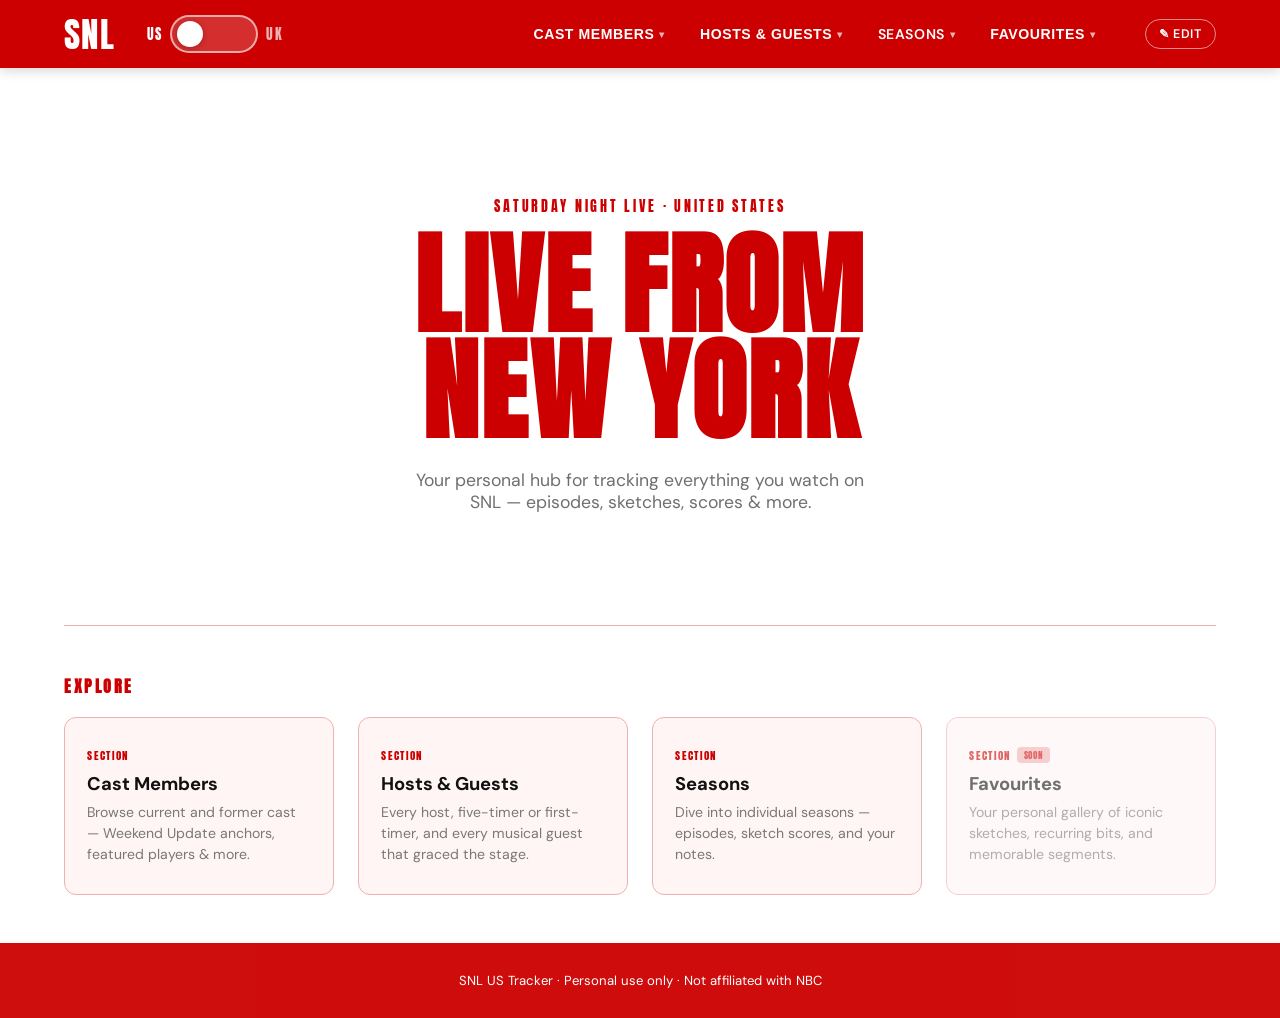
<file: index.html>
<!DOCTYPE html>
<html lang="en">
<head>
  <meta charset="UTF-8" />
  <meta name="viewport" content="width=device-width, initial-scale=1.0" />
  <title>SNL Tracker</title>

  <link rel="preconnect" href="https://fonts.googleapis.com" />
  <link rel="preconnect" href="https://fonts.gstatic.com" crossorigin />
  <link href="https://fonts.googleapis.com/css2?family=Anton&family=DM+Sans:wght@400;500;600&display=swap" rel="stylesheet" />
  <link rel="stylesheet" href="assets/css/styles.css" />
  <link rel="icon" type="image/x-icon" href="assets/images/favicons/favicon.ico">
<link rel="icon" type="image/png" sizes="32x32" href="assets/images/favicons/favicon-32x32.png">
<link rel="icon" type="image/png" sizes="16x16" href="assets/images/favicons/favicon-16x16.png">

  <!-- Restore the saved US/UK mode before paint to avoid a colour flash -->
  <script>document.documentElement.dataset.mode = localStorage.getItem('snl-mode') || 'us';</script>
</head>
<body>

  <!-- Header is built by site.js (single source of truth) -->
  <header id="site-header"></header>

  <main>
    <section class="hero">
      <p class="hero-eyebrow" id="hero-eyebrow"></p>
      <h1 class="hero-title" id="hero-title"></h1>
      <p class="hero-sub">
        Your personal hub for tracking everything you watch on SNL —
        episodes, sketches, scores &amp; more.
      </p>
    </section>

    <hr class="divider" />

    <section>
      <h2 class="section-label">Explore</h2>
      <div class="card-grid" id="home-cards"></div>
    </section>
  </main>

  <!-- Footer is built by site.js -->
  <footer id="site-footer"></footer>

  <!-- Load order matters: data, then shared site, then page script -->
  <script src="data/snl-data.js" defer></script>
  <script src="assets/js/site.js" defer></script>
  <script src="assets/js/home.js" defer></script>
  <script src="assets/js/editor.js" defer></script>
</body>
</html>
</file>
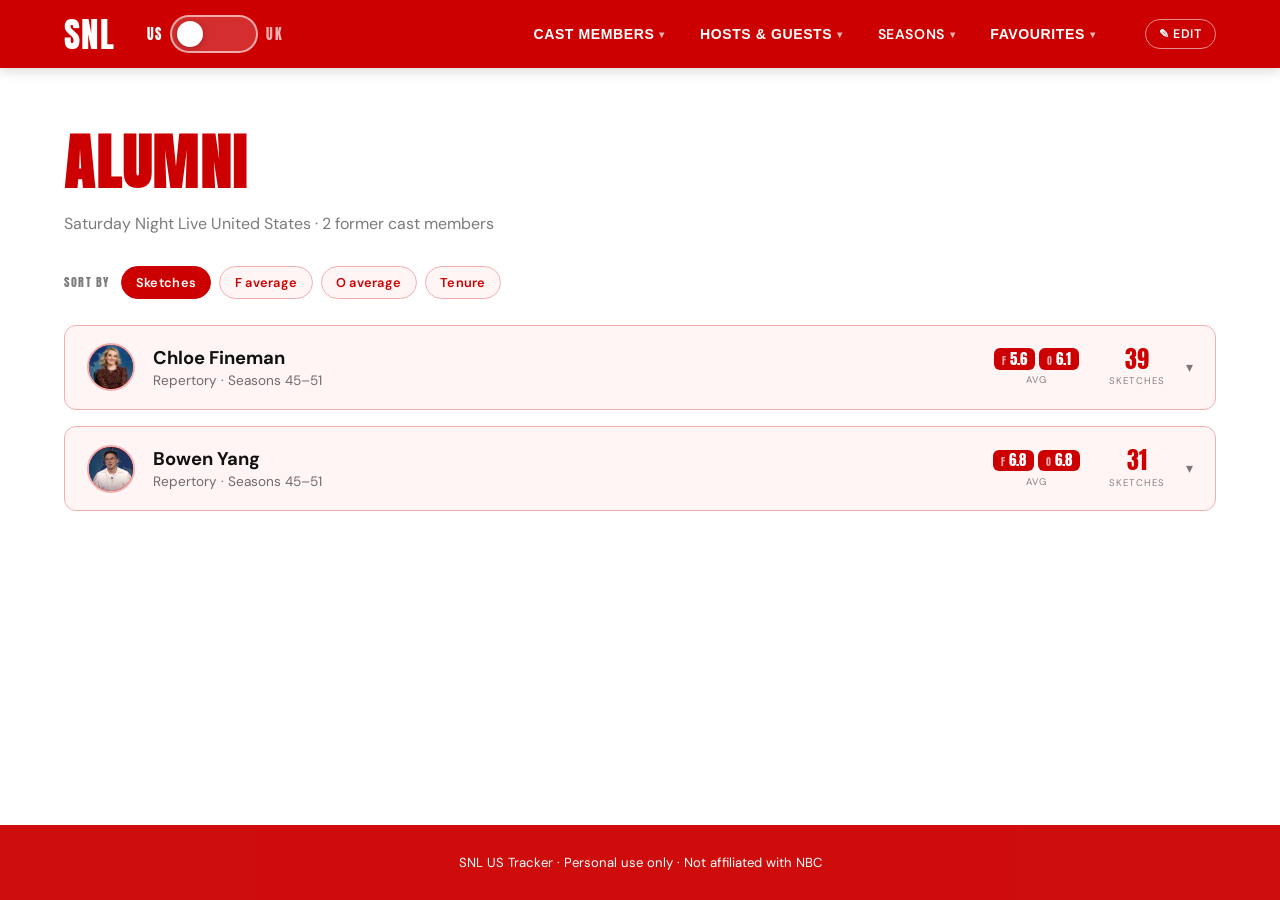
<file: cast-alumni.html>
<!DOCTYPE html>
<html lang="en">
<head>
  <meta charset="UTF-8" />
  <meta name="viewport" content="width=device-width, initial-scale=1.0" />
  <title>Alumni · SNL Tracker</title>

  <link rel="preconnect" href="https://fonts.googleapis.com" />
  <link rel="preconnect" href="https://fonts.gstatic.com" crossorigin />
  <link href="https://fonts.googleapis.com/css2?family=Anton&family=DM+Sans:wght@400;500;600&display=swap" rel="stylesheet" />
  <link rel="stylesheet" href="assets/css/styles.css" />
<link rel="icon" type="image/x-icon" href="assets/images/favicons/favicon.ico">
<link rel="icon" type="image/png" sizes="32x32" href="assets/images/favicons/favicon-32x32.png">
<link rel="icon" type="image/png" sizes="16x16" href="assets/images/favicons/favicon-16x16.png">
  <!-- Restore the saved US/UK mode before paint to avoid a colour flash -->
  <script>document.documentElement.dataset.mode = localStorage.getItem('snl-mode') || 'us';</script>
</head>
<!-- data-cast-view tells cast.js which roster to show -->
<body data-cast-view="alumni">

  <header id="site-header"></header>

  <main>
    <div class="page-head">
      <h1 class="page-title">Alumni</h1>
      <p class="page-subtitle" id="cast-subtitle"></p>
    </div>

    <!-- Cast cards built from data by cast.js -->
    <div class="cast-list" id="cast-list"></div>
  </main>

  <footer id="site-footer"></footer>

  <script src="data/snl-data.js" defer></script>
  <script src="assets/js/site.js" defer></script>
  <script src="assets/js/cast.js" defer></script>
  <script src="assets/js/editor.js" defer></script>
</body>
</html>
</file>
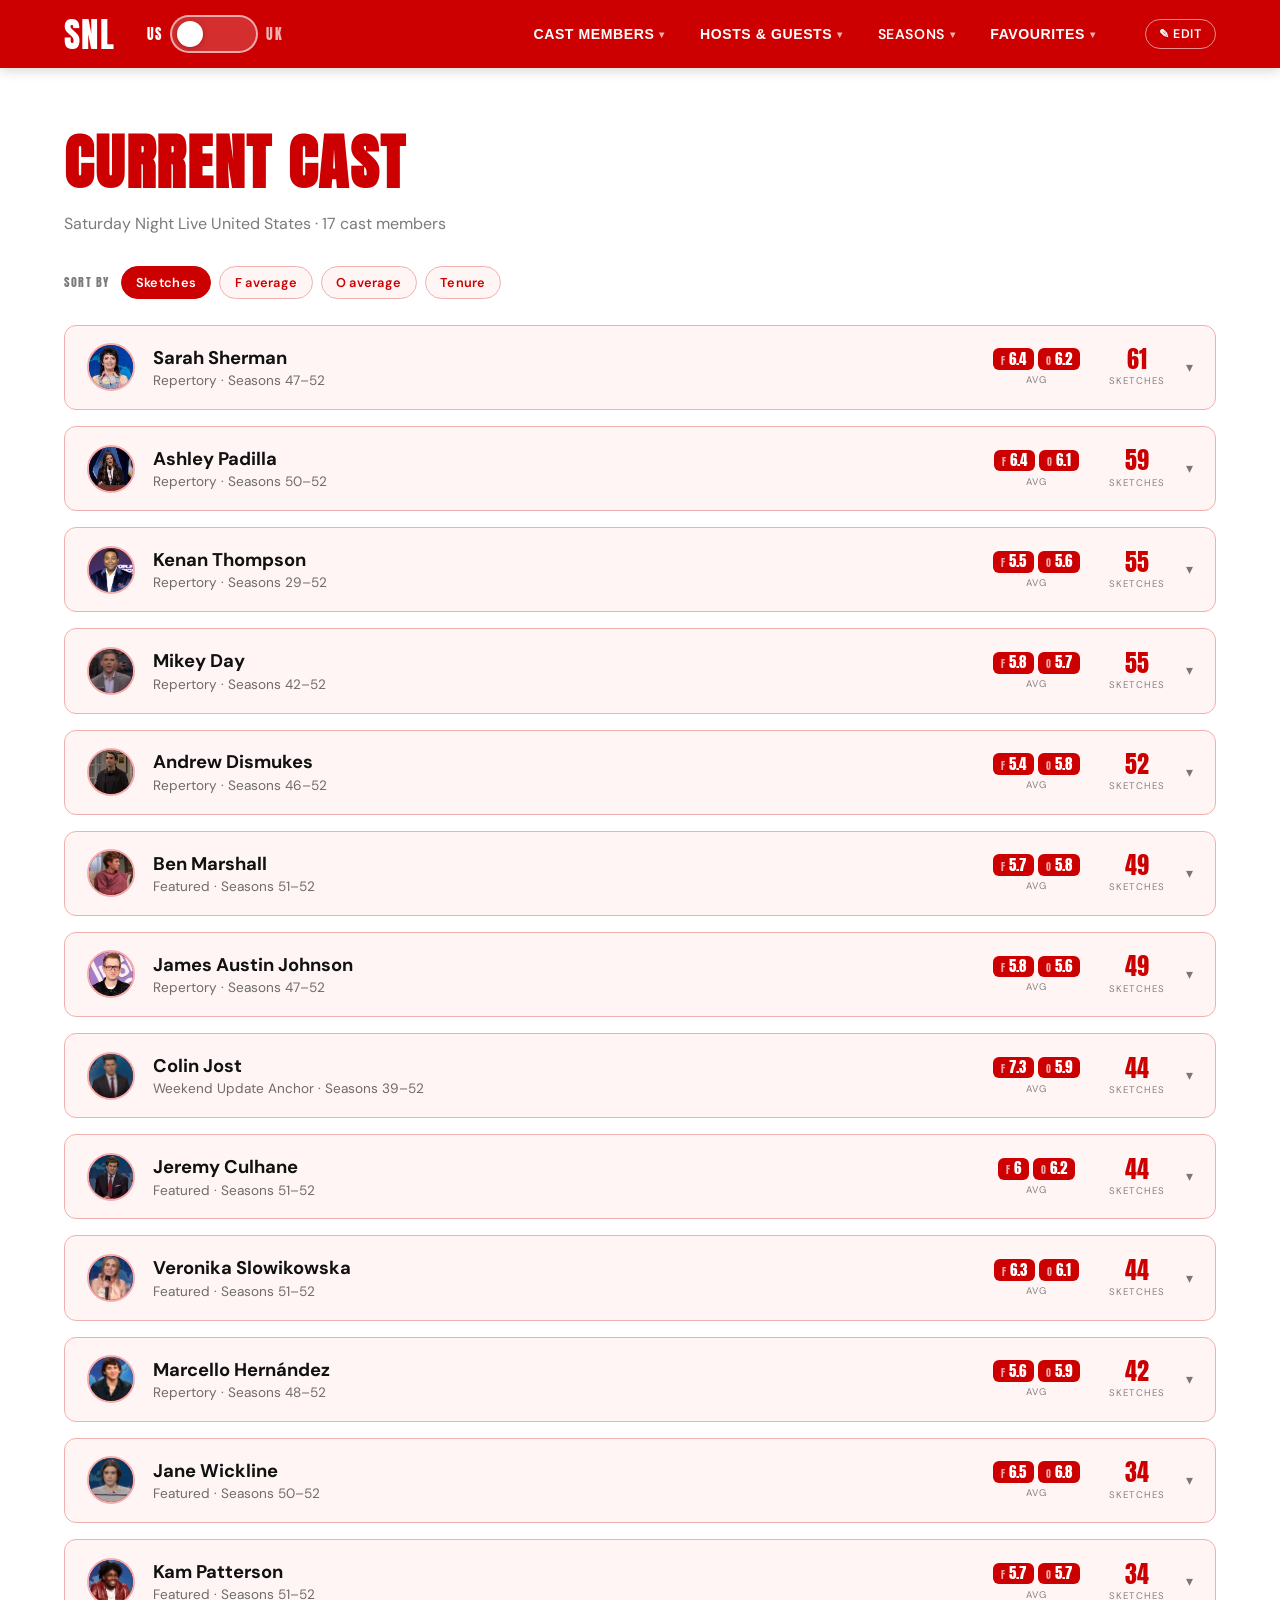
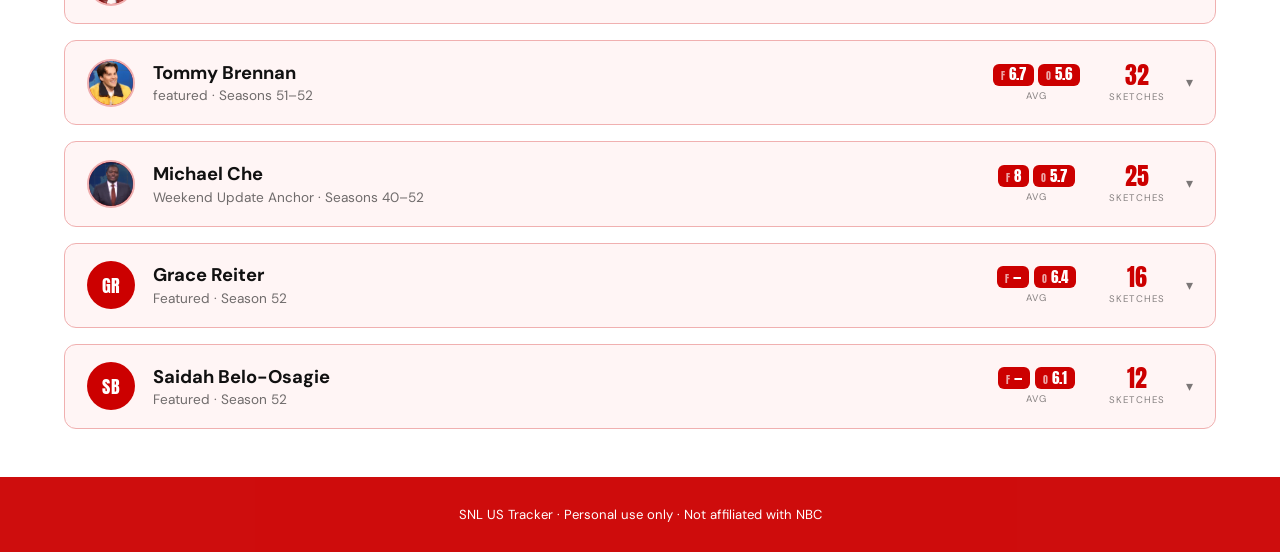
<file: cast.html>
<!DOCTYPE html>
<html lang="en">
<head>
  <meta charset="UTF-8" />
  <meta name="viewport" content="width=device-width, initial-scale=1.0" />
  <title>Current Cast · SNL Tracker</title>

  <link rel="preconnect" href="https://fonts.googleapis.com" />
  <link rel="preconnect" href="https://fonts.gstatic.com" crossorigin />
  <link href="https://fonts.googleapis.com/css2?family=Anton&family=DM+Sans:wght@400;500;600&display=swap" rel="stylesheet" />
  <link rel="stylesheet" href="assets/css/styles.css" />
<link rel="icon" type="image/x-icon" href="assets/images/favicons/favicon.ico">
<link rel="icon" type="image/png" sizes="32x32" href="assets/images/favicons/favicon-32x32.png">
<link rel="icon" type="image/png" sizes="16x16" href="assets/images/favicons/favicon-16x16.png">
  <!-- Restore the saved US/UK mode before paint to avoid a colour flash -->
  <script>document.documentElement.dataset.mode = localStorage.getItem('snl-mode') || 'us';</script>
</head>
<!-- data-cast-view tells cast.js which roster to show -->
<body data-cast-view="current">

  <header id="site-header"></header>

  <main>
    <div class="page-head">
      <h1 class="page-title">Current Cast</h1>
      <p class="page-subtitle" id="cast-subtitle"></p>
    </div>

    <!-- Cast cards built from data by cast.js -->
    <div class="cast-list" id="cast-list"></div>
  </main>

  <footer id="site-footer"></footer>

  <script src="data/snl-data.js" defer></script>
  <script src="assets/js/site.js" defer></script>
  <script src="assets/js/cast.js" defer></script>
  <script src="assets/js/editor.js" defer></script>
</body>
</html>
</file>
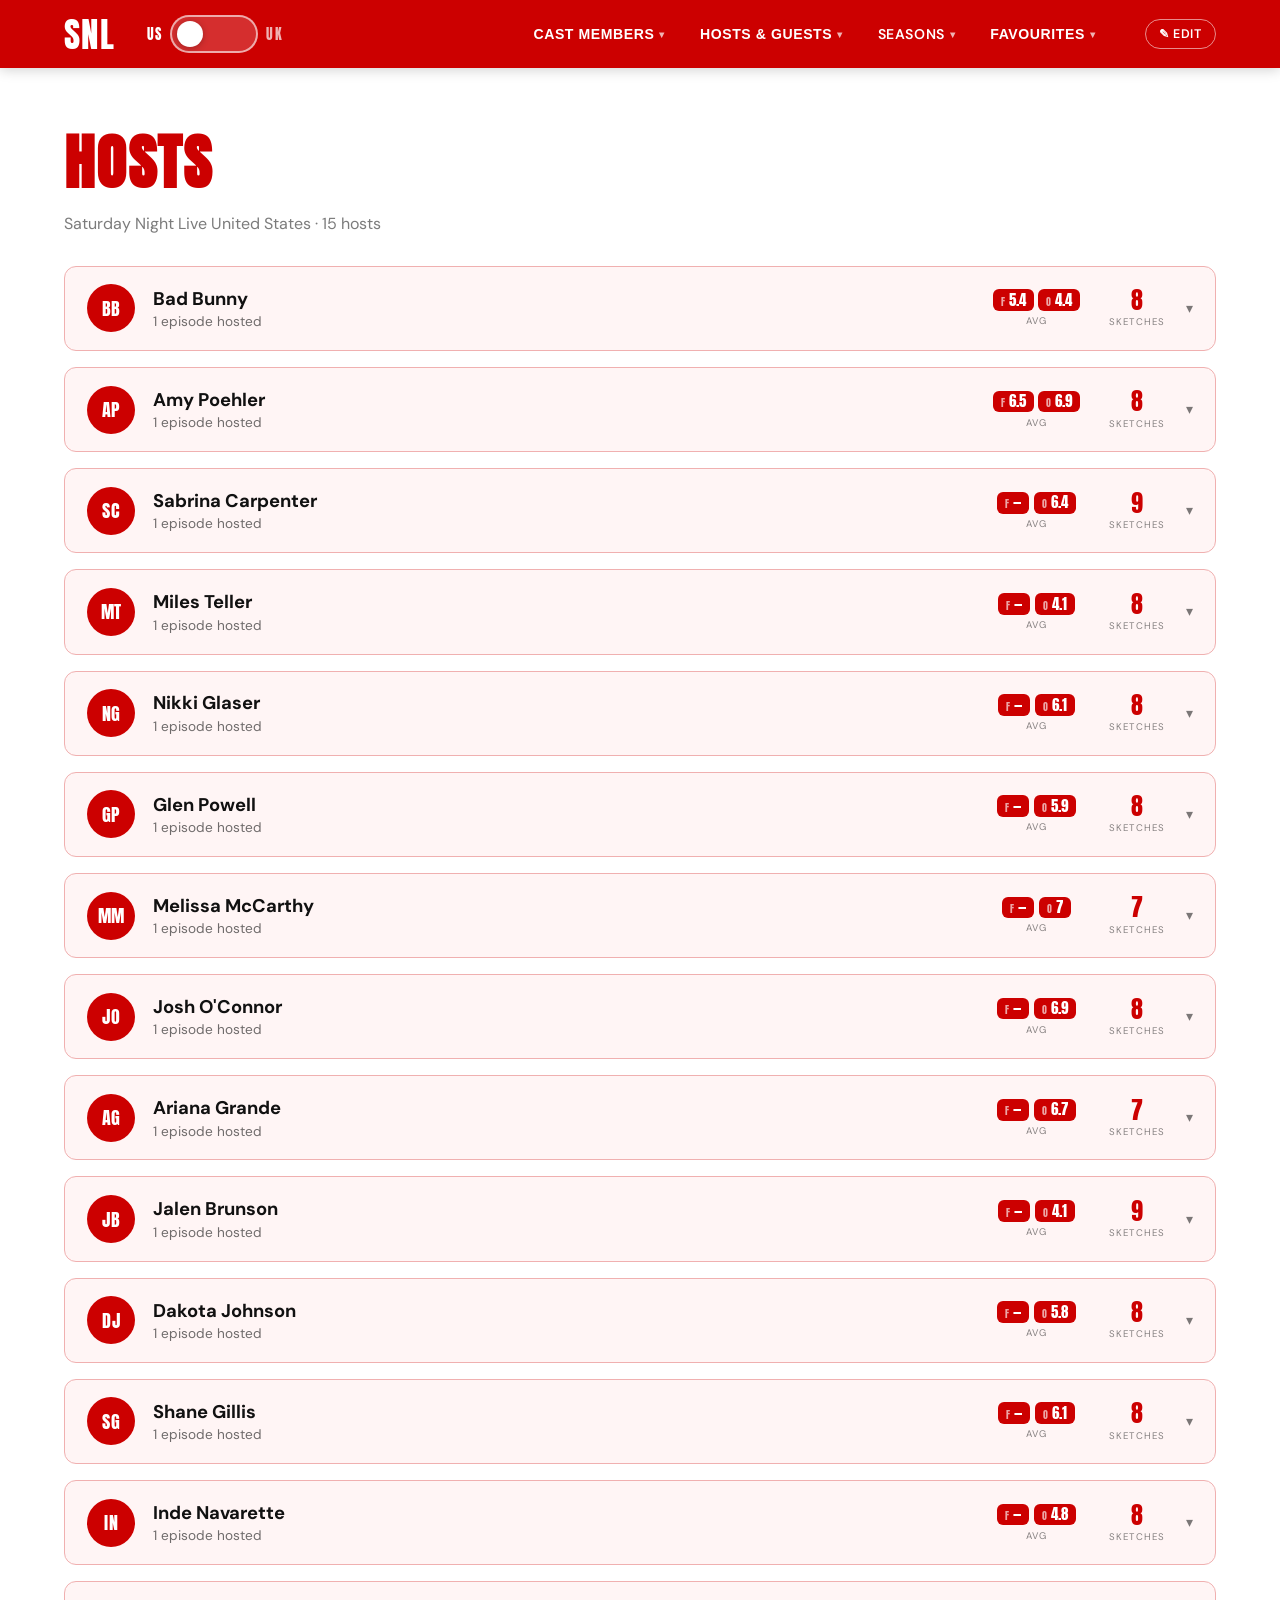
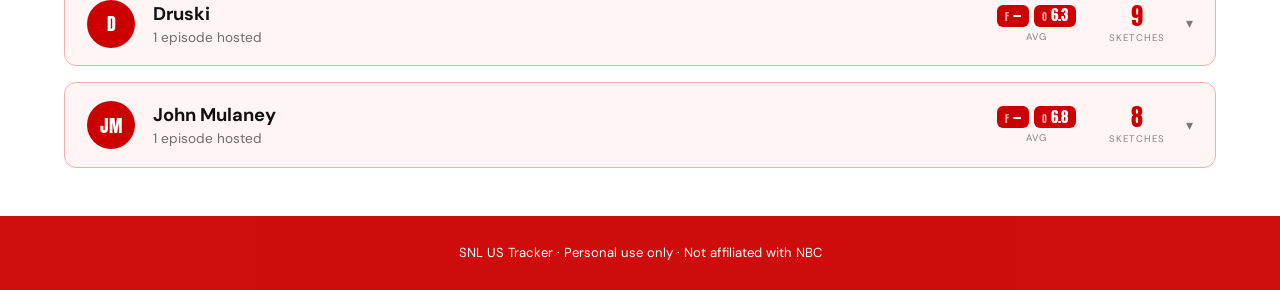
<file: hosts.html>
<!DOCTYPE html>
<html lang="en">
<head>
  <meta charset="UTF-8" />
  <meta name="viewport" content="width=device-width, initial-scale=1.0" />
  <title>Hosts · SNL Tracker</title>

  <link rel="preconnect" href="https://fonts.googleapis.com" />
  <link rel="preconnect" href="https://fonts.gstatic.com" crossorigin />
  <link href="https://fonts.googleapis.com/css2?family=Anton&family=DM+Sans:wght@400;500;600&display=swap" rel="stylesheet" />
  <link rel="stylesheet" href="assets/css/styles.css" />
<link rel="icon" type="image/x-icon" href="assets/images/favicons/favicon.ico">
<link rel="icon" type="image/png" sizes="32x32" href="assets/images/favicons/favicon-32x32.png">
<link rel="icon" type="image/png" sizes="16x16" href="assets/images/favicons/favicon-16x16.png">
  <!-- Restore the saved US/UK mode before paint to avoid a colour flash -->
  <script>document.documentElement.dataset.mode = localStorage.getItem('snl-mode') || 'us';</script>
</head>
<!-- data-host-view tells hosts.js which registry to show -->
<body data-host-view="hosts">

  <header id="site-header"></header>

  <main>
    <div class="page-head">
      <h1 class="page-title">Hosts</h1>
      <p class="page-subtitle" id="host-subtitle"></p>
    </div>

    <!-- Host cards built from data by hosts.js -->
    <div class="cast-list" id="host-list"></div>
  </main>

  <footer id="site-footer"></footer>

  <script src="data/snl-data.js" defer></script>
  <script src="assets/js/site.js" defer></script>
  <script src="assets/js/hosts.js" defer></script>
  <script src="assets/js/editor.js" defer></script>
</body>
</html>
</file>
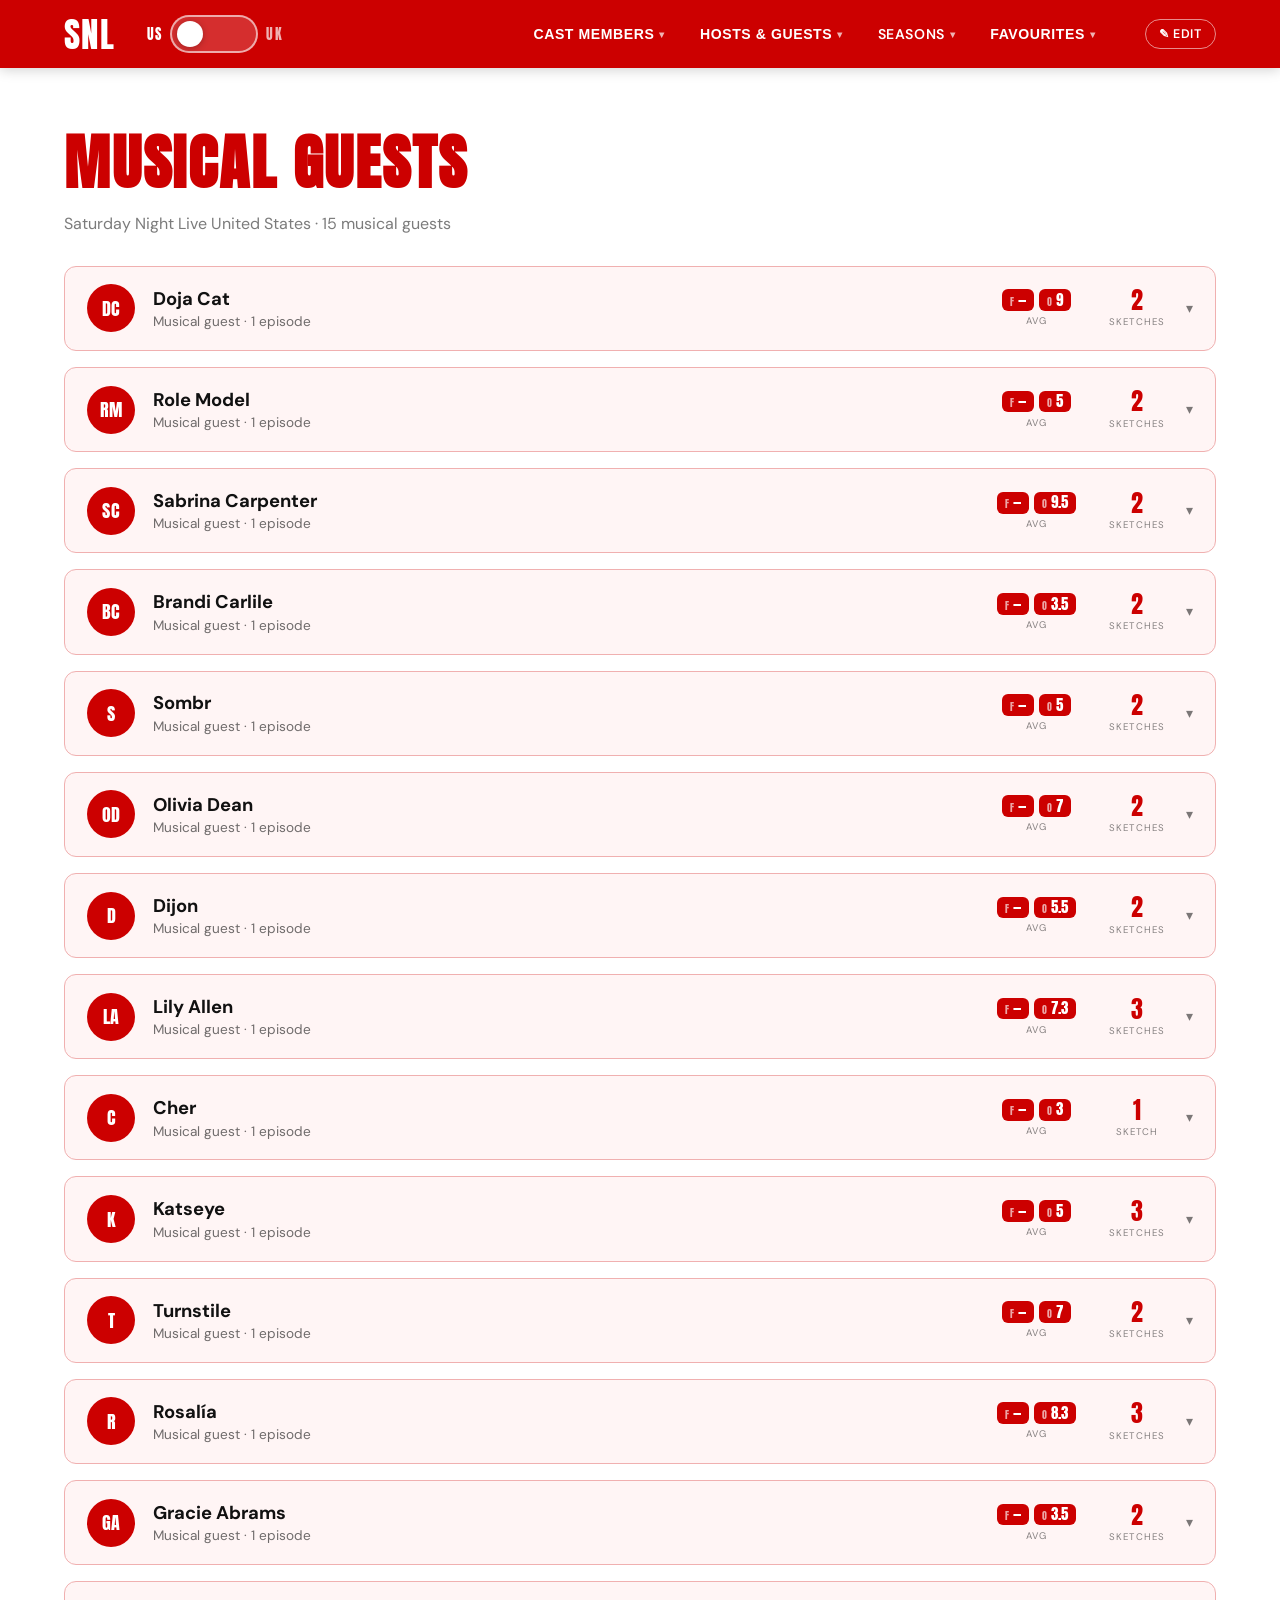
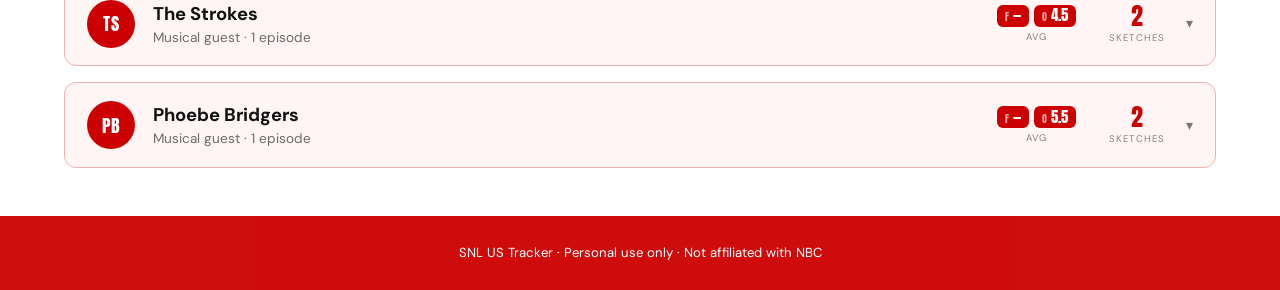
<file: musical-guests.html>
<!DOCTYPE html>
<html lang="en">
<head>
  <meta charset="UTF-8" />
  <meta name="viewport" content="width=device-width, initial-scale=1.0" />
  <title>Musical Guests · SNL Tracker</title>

  <link rel="preconnect" href="https://fonts.googleapis.com" />
  <link rel="preconnect" href="https://fonts.gstatic.com" crossorigin />
  <link href="https://fonts.googleapis.com/css2?family=Anton&family=DM+Sans:wght@400;500;600&display=swap" rel="stylesheet" />
  <link rel="stylesheet" href="assets/css/styles.css" />
<link rel="icon" type="image/x-icon" href="assets/images/favicons/favicon.ico">
<link rel="icon" type="image/png" sizes="32x32" href="assets/images/favicons/favicon-32x32.png">
<link rel="icon" type="image/png" sizes="16x16" href="assets/images/favicons/favicon-16x16.png">
  <!-- Restore the saved US/UK mode before paint to avoid a colour flash -->
  <script>document.documentElement.dataset.mode = localStorage.getItem('snl-mode') || 'us';</script>
</head>
<!-- data-host-view tells hosts.js which registry to show -->
<body data-host-view="music">

  <header id="site-header"></header>

  <main>
    <div class="page-head">
      <h1 class="page-title">Musical Guests</h1>
      <p class="page-subtitle" id="host-subtitle"></p>
    </div>

    <!-- Musical-guest cards built from data by hosts.js -->
    <div class="cast-list" id="host-list"></div>
  </main>

  <footer id="site-footer"></footer>

  <script src="data/snl-data.js" defer></script>
  <script src="assets/js/site.js" defer></script>
  <script src="assets/js/hosts.js" defer></script>
  <script src="assets/js/editor.js" defer></script>
</body>
</html>
</file>
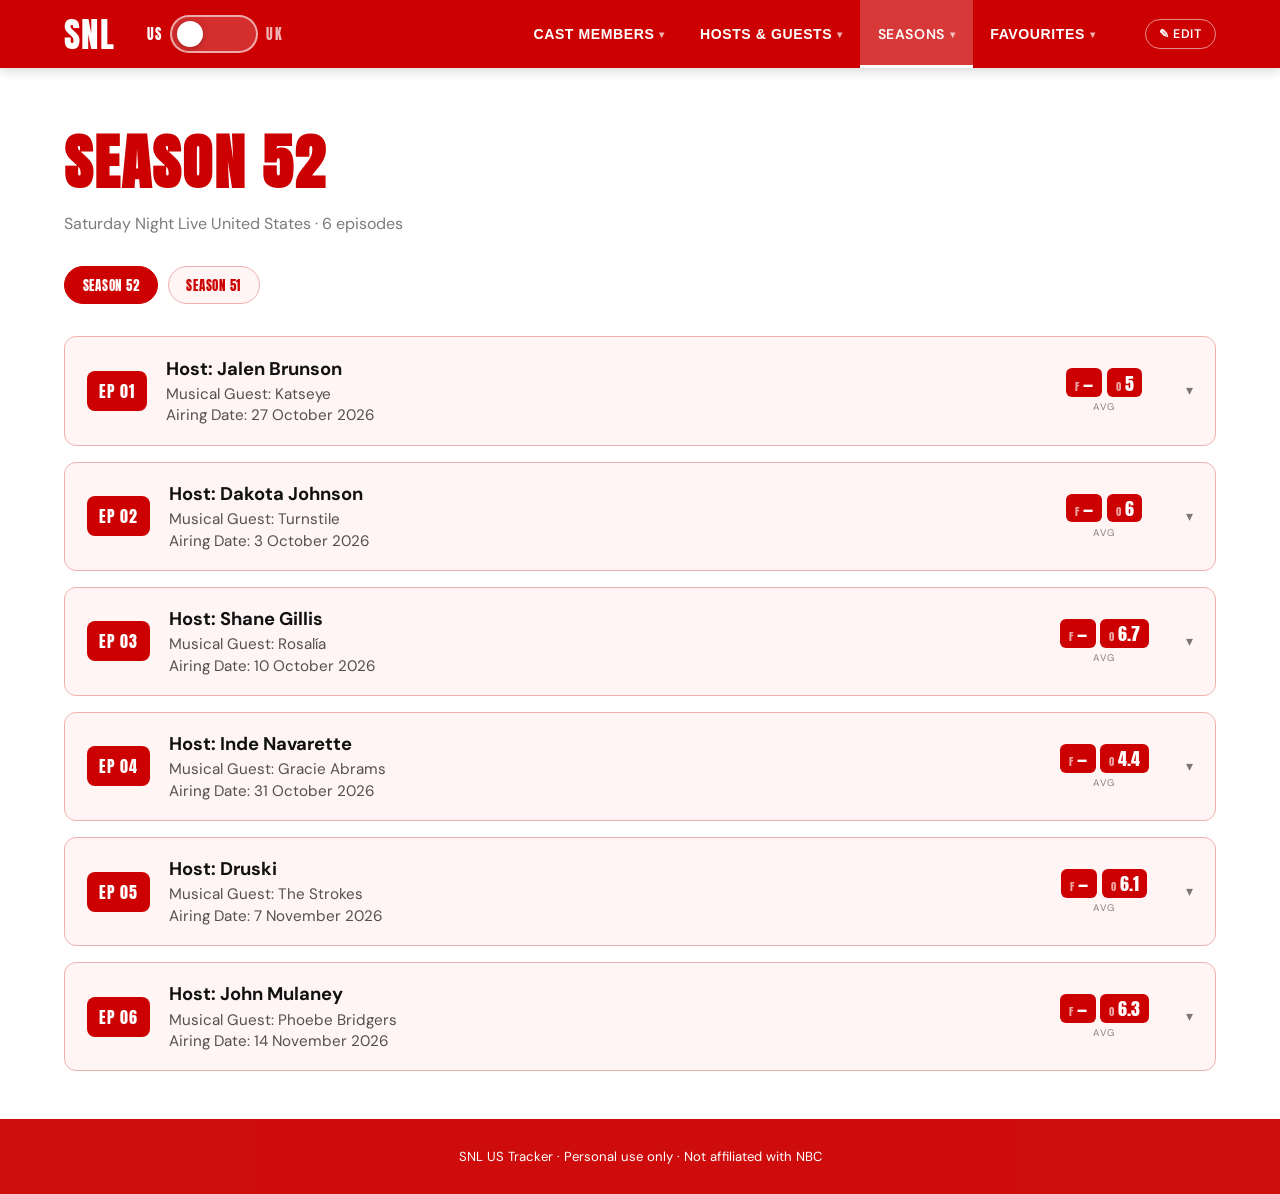
<file: seasons.html>
<!DOCTYPE html>
<html lang="en">
<head>
  <meta charset="UTF-8" />
  <meta name="viewport" content="width=device-width, initial-scale=1.0" />
  <title>Seasons · SNL Tracker</title>

  <link rel="preconnect" href="https://fonts.googleapis.com" />
  <link rel="preconnect" href="https://fonts.gstatic.com" crossorigin />
  <link href="https://fonts.googleapis.com/css2?family=Anton&family=DM+Sans:wght@400;500;600&display=swap" rel="stylesheet" />
  <link rel="stylesheet" href="assets/css/styles.css" />
<link rel="icon" type="image/x-icon" href="assets/images/favicons/favicon.ico">
<link rel="icon" type="image/png" sizes="32x32" href="assets/images/favicons/favicon-32x32.png">
<link rel="icon" type="image/png" sizes="16x16" href="assets/images/favicons/favicon-16x16.png">
  <!-- Restore the saved US/UK mode before paint to avoid a colour flash -->
  <script>document.documentElement.dataset.mode = localStorage.getItem('snl-mode') || 'us';</script>
</head>
<body>

  <!-- Header is built by site.js -->
  <header id="site-header"></header>

  <main>
    <div class="page-head">
      <h1 class="page-title" id="season-title">Seasons</h1>
      <p class="page-subtitle" id="season-subtitle"></p>
    </div>

    <!-- Season switcher (built from data by seasons.js) -->
    <div class="season-pills" id="season-pills"></div>

    <!-- Expandable episode boxes (built from data by seasons.js) -->
    <div class="episode-list" id="episode-list"></div>
  </main>

  <!-- Footer is built by site.js -->
  <footer id="site-footer"></footer>

  <script src="data/snl-data.js" defer></script>
  <script src="assets/js/site.js" defer></script>
  <script src="assets/js/seasons.js" defer></script>
  <script src="assets/js/editor.js" defer></script>
</body>
</html>
</file>
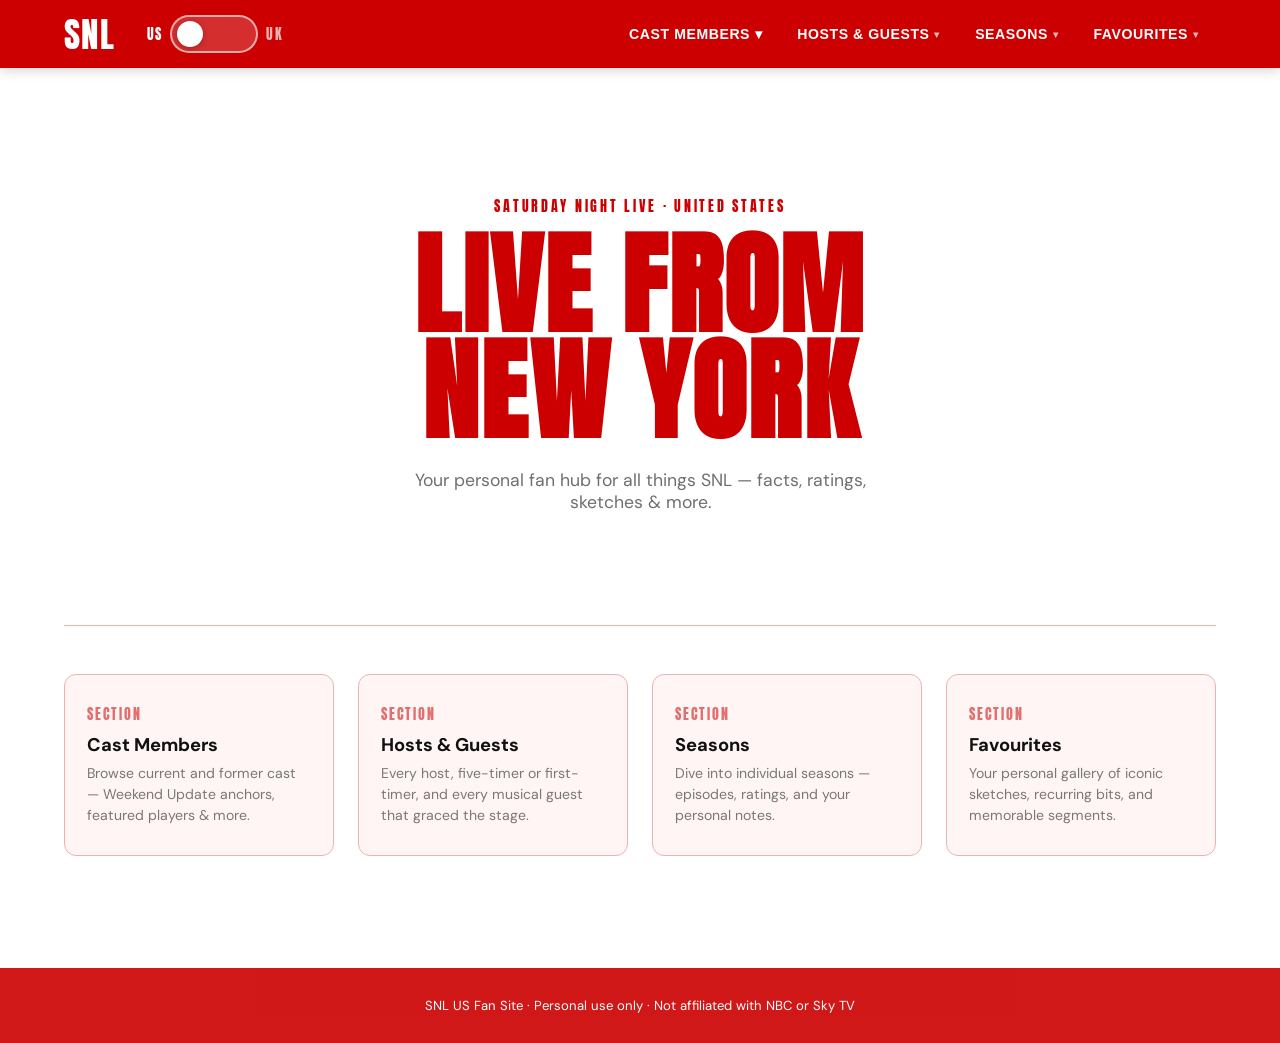
<file: snlindex.html>
<!DOCTYPE html>
<html lang="en" data-mode="us">
<head>
  <meta charset="UTF-8" />
  <meta name="viewport" content="width=device-width, initial-scale=1.0" />
  <title>SNL Fan Site</title>
  <link rel="preconnect" href="https://fonts.googleapis.com" />
  <link rel="preconnect" href="https://fonts.gstatic.com" crossorigin />
  <link href="https://fonts.googleapis.com/css2?family=Anton&family=DM+Sans:wght@400;500;600&display=swap" rel="stylesheet" />

  <style>
    /* ─── CSS Variables ─────────────────────────────────────── */
    :root {
      --transition: 0.35s cubic-bezier(0.4, 0, 0.2, 1);
    }

    [data-mode="us"] {
      --bg:        #ffffff;
      --fg:        #cc0000;
      --nav-bg:    #cc0000;
      --nav-fg:    #ffffff;
      --nav-hover: #ff2222;
      --accent:    #cc0000;
      --card-bg:   #fff5f5;
      --border:    #f0b0b0;
      --toggle-on: #cc0000;
    }

    [data-mode="uk"] {
      --bg:        #ffffff;
      --fg:        #003087;
      --nav-bg:    #003087;
      --nav-fg:    #ffffff;
      --nav-hover: #0046c8;
      --accent:    #003087;
      --card-bg:   #f0f4ff;
      --border:    #99b0e0;
      --toggle-on: #003087;
    }

    /* ─── Reset & Base ──────────────────────────────────────── */
    *, *::before, *::after { box-sizing: border-box; margin: 0; padding: 0; }

    body {
      font-family: 'DM Sans', sans-serif;
      background: var(--bg);
      color: #111;
      transition: background var(--transition), color var(--transition);
    }

    /* ─── Header / Banner ───────────────────────────────────── */
    header {
      position: sticky;
      top: 0;
      z-index: 100;
      background: var(--nav-bg);
      color: var(--nav-fg);
      transition: background var(--transition);
      box-shadow: 0 2px 12px rgba(0,0,0,0.18);
    }

    .header-inner {
      max-width: 1200px;
      margin: 0 auto;
      display: flex;
      align-items: center;
      gap: 2rem;
      padding: 0 1.5rem;
      height: 68px;
    }

    /* Logo */
    .logo {
      font-family: 'Anton', sans-serif;
      font-size: 2.2rem;
      letter-spacing: 0.04em;
      color: var(--nav-fg);
      text-decoration: none;
      flex-shrink: 0;
      transition: color var(--transition);
    }

    /* ─── Toggle Switch ─────────────────────────────────────── */
    .toggle-wrap {
      display: flex;
      align-items: center;
      gap: 0.5rem;
      flex-shrink: 0;
    }

    .toggle-label {
      font-family: 'Anton', sans-serif;
      font-size: 0.85rem;
      letter-spacing: 0.08em;
      color: var(--nav-fg);
      opacity: 0.7;
      transition: opacity 0.2s, color var(--transition);
      user-select: none;
    }

    .toggle-label.active { opacity: 1; }

    /* The pill toggle itself */
    .toggle-btn {
      position: relative;
      width: 88px;
      height: 38px;
      background: rgba(255,255,255,0.18);
      border: 2.5px solid rgba(255,255,255,0.6);
      border-radius: 999px;
      cursor: pointer;
      transition: background 0.3s;
      flex-shrink: 0;
      display: flex;
      align-items: center;
      padding: 0 5px;
      outline: none;
    }

    .toggle-btn:focus-visible {
      box-shadow: 0 0 0 3px rgba(255,255,255,0.5);
    }

    /* Label inside toggle */
    .toggle-inner-label {
      font-family: 'Anton', sans-serif;
      font-size: 0.78rem;
      letter-spacing: 0.06em;
      color: #fff;
      position: absolute;
      transition: opacity 0.25s;
      pointer-events: none;
    }

    [data-mode="us"] .label-us  { left: 10px; opacity: 1; }
    [data-mode="us"] .label-uk  { right: 8px; opacity: 0; }
    [data-mode="uk"] .label-us  { left: 10px; opacity: 0; }
    [data-mode="uk"] .label-uk  { right: 8px; opacity: 1; }

    /* The circle knob */
    .toggle-knob {
      width: 26px;
      height: 26px;
      background: #fff;
      border-radius: 50%;
      position: absolute;
      top: 50%;
      transform: translateY(-50%);
      left: 5px;
      transition: left 0.3s cubic-bezier(0.4, 0, 0.2, 1);
      box-shadow: 0 1px 6px rgba(0,0,0,0.25);
    }

    [data-mode="uk"] .toggle-knob {
      left: calc(100% - 31px);
    }

    /* ─── Navigation ────────────────────────────────────────── */
    nav {
      margin-left: auto;
      display: flex;
      align-items: stretch;
      height: 100%;
    }

    nav ul {
      list-style: none;
      display: flex;
      align-items: stretch;
      height: 100%;
      gap: 0;
    }

    nav li {
      position: relative;
      display: flex;
      align-items: stretch;
    }

    nav li > a, nav li > button.nav-btn {
      display: flex;
      align-items: center;
      gap: 0.3rem;
      padding: 0 1.1rem;
      height: 100%;
      color: var(--nav-fg);
      text-decoration: none;
      font-size: 0.88rem;
      font-weight: 600;
      letter-spacing: 0.04em;
      text-transform: uppercase;
      background: none;
      border: none;
      cursor: pointer;
      transition: background 0.2s;
      white-space: nowrap;
    }

    nav li > a:hover,
    nav li > button.nav-btn:hover,
    nav li:hover > button.nav-btn {
      background: rgba(255,255,255,0.15);
    }

    .nav-arrow {
      font-size: 0.6rem;
      opacity: 0.7;
      transition: transform 0.2s;
    }

    nav li:hover .nav-arrow { transform: rotate(180deg); }

    /* Dropdown */
    .dropdown {
      display: none;
      position: absolute;
      top: 100%;
      left: 0;
      min-width: 190px;
      background: var(--nav-bg);
      border-top: 3px solid rgba(255,255,255,0.3);
      box-shadow: 0 8px 24px rgba(0,0,0,0.22);
      flex-direction: column;
      z-index: 200;
      transition: background var(--transition);
    }

    nav li:hover .dropdown { display: flex; }

    .dropdown a {
      padding: 0.7rem 1.2rem;
      color: var(--nav-fg);
      text-decoration: none;
      font-size: 0.85rem;
      font-weight: 500;
      letter-spacing: 0.03em;
      border-bottom: 1px solid rgba(255,255,255,0.1);
      transition: background 0.15s;
    }

    .dropdown a:last-child { border-bottom: none; }
    .dropdown a:hover { background: rgba(255,255,255,0.18); }

    /* ─── Hero / Main Content ───────────────────────────────── */
    main {
      max-width: 1200px;
      margin: 0 auto;
      padding: 3rem 1.5rem;
    }

    .page { display: none; }
    .page.active { display: block; }

    /* Hero */
    .hero {
      text-align: center;
      padding: 5rem 1rem 4rem;
    }

    .hero-eyebrow {
      font-family: 'Anton', sans-serif;
      letter-spacing: 0.2em;
      font-size: 0.85rem;
      color: var(--accent);
      text-transform: uppercase;
      margin-bottom: 1rem;
      transition: color var(--transition);
    }

    .hero h1 {
      font-family: 'Anton', sans-serif;
      font-size: clamp(3.5rem, 10vw, 7rem);
      line-height: 0.95;
      letter-spacing: 0.02em;
      color: var(--fg);
      text-transform: uppercase;
      transition: color var(--transition);
    }

    .hero-sub {
      margin-top: 1.5rem;
      font-size: 1.1rem;
      opacity: 0.6;
      max-width: 480px;
      margin-left: auto;
      margin-right: auto;
    }

    /* Placeholder cards */
    .card-grid {
      display: grid;
      grid-template-columns: repeat(auto-fill, minmax(240px, 1fr));
      gap: 1.5rem;
      margin-top: 3rem;
    }

    .card {
      background: var(--card-bg);
      border: 1.5px solid var(--border);
      border-radius: 12px;
      padding: 1.8rem 1.4rem;
      transition: background var(--transition), border-color var(--transition), transform 0.2s, box-shadow 0.2s;
      cursor: default;
    }

    .card:hover {
      transform: translateY(-3px);
      box-shadow: 0 8px 24px rgba(0,0,0,0.1);
    }

    .card-tag {
      font-family: 'Anton', sans-serif;
      letter-spacing: 0.12em;
      font-size: 0.7rem;
      color: var(--accent);
      text-transform: uppercase;
      margin-bottom: 0.5rem;
      transition: color var(--transition);
    }

    .card h3 {
      font-size: 1.15rem;
      font-weight: 700;
      margin-bottom: 0.4rem;
    }

    .card p {
      font-size: 0.88rem;
      opacity: 0.55;
      line-height: 1.5;
    }

    /* Divider */
    .divider {
      border: none;
      border-top: 1.5px solid var(--border);
      margin: 3rem 0;
      transition: border-color var(--transition);
    }

    /* Page title */
    .page-title {
      font-family: 'Anton', sans-serif;
      font-size: clamp(2rem, 6vw, 3.8rem);
      color: var(--fg);
      text-transform: uppercase;
      letter-spacing: 0.03em;
      margin-bottom: 0.5rem;
      transition: color var(--transition);
    }

    .page-subtitle {
      opacity: 0.55;
      font-size: 1rem;
      margin-bottom: 2.5rem;
    }

    /* ─── Footer ────────────────────────────────────────────── */
    footer {
      background: var(--nav-bg);
      color: var(--nav-fg);
      text-align: center;
      padding: 1.8rem;
      font-size: 0.82rem;
      opacity: 0.9;
      margin-top: 4rem;
      transition: background var(--transition);
    }

    /* ─── Mode transition flash ─────────────────────────────── */
    body.switching::after {
      content: '';
      position: fixed;
      inset: 0;
      background: white;
      opacity: 0;
      pointer-events: none;
      animation: flash 0.4s ease forwards;
      z-index: 9999;
    }

    @keyframes flash {
      0%   { opacity: 0.4; }
      100% { opacity: 0; }
    }
  </style>
</head>
<body>

<!-- ═══════════════════════════════════════════════════════════
     HEADER
════════════════════════════════════════════════════════════ -->
<header>
  <div class="header-inner">

    <!-- Logo (clickable → home) -->
    <a class="logo" href="#" onclick="showPage('home', event)">SNL</a>

    <!-- US / UK Toggle -->
    <div class="toggle-wrap">
      <span class="toggle-label" id="lbl-us">US</span>

      <button class="toggle-btn" id="modeToggle" aria-label="Switch between US and UK" onclick="toggleMode()">
        <span class="toggle-inner-label label-us">US</span>
        <span class="toggle-inner-label label-uk">UK</span>
        <span class="toggle-knob"></span>
      </button>

      <span class="toggle-label" id="lbl-uk">UK</span>
    </div>

    <!-- Navigation -->
    <nav>
      <ul>

        <!-- Cast Members -->
        <li>
          <button class="nav-btn" onclick="showPage('cast', event)">
            Cast Members ▾
          </button>
          <div class="dropdown">
            <a href="#" onclick="showPage('cast', event)">Current Cast</a>
            <a href="#" onclick="showPage('cast-alumni', event)">Alumni</a>
          </div>
        </li>

        <!-- Hosts & Guests -->
        <li>
          <button class="nav-btn" onclick="showPage('hosts', event)">
            Hosts &amp; Guests <span class="nav-arrow">▾</span>
          </button>
          <div class="dropdown">
            <a href="#" onclick="showPage('hosts', event)">All Hosts</a>
            <a href="#" onclick="showPage('musical-guests', event)">Musical Guests</a>
          </div>
        </li>

        <!-- Seasons -->
        <li>
          <button class="nav-btn">
            Seasons <span class="nav-arrow">▾</span>
          </button>
          <div class="dropdown" id="seasons-dropdown">
            <!-- populated by JS based on mode -->
          </div>
        </li>

        <!-- Favourites -->
        <li>
          <button class="nav-btn" onclick="showPage('gallery', event)">
            Favourites <span class="nav-arrow">▾</span>
          </button>
          <div class="dropdown">
            <a href="#" onclick="showPage('gallery', event)">Gallery</a>
            <a href="#" onclick="showPage('sketches', event)">Favourite Sketches</a>
            <a href="#" onclick="showPage('segments', event)">Favourite Segments</a>
          </div>
        </li>

      </ul>
    </nav>

  </div>
</header>


<!-- ═══════════════════════════════════════════════════════════
     MAIN CONTENT — Pages
════════════════════════════════════════════════════════════ -->
<main>

  <!-- HOME -->
  <div id="page-home" class="page active">
    <section class="hero">
      <p class="hero-eyebrow" id="hero-eyebrow">Saturday Night Live · United States</p>
      <h1 id="hero-title">Live from<br>New York</h1>
      <p class="hero-sub">Your personal fan hub for all things SNL — facts, ratings, sketches &amp; more.</p>
    </section>
    <hr class="divider" />
    <div class="card-grid">
      <div class="card">
        <p class="card-tag">Section</p>
        <h3>Cast Members</h3>
        <p>Browse current and former cast — Weekend Update anchors, featured players &amp; more.</p>
      </div>
      <div class="card">
        <p class="card-tag">Section</p>
        <h3>Hosts &amp; Guests</h3>
        <p>Every host, five-timer or first-timer, and every musical guest that graced the stage.</p>
      </div>
      <div class="card">
        <p class="card-tag">Section</p>
        <h3>Seasons</h3>
        <p>Dive into individual seasons — episodes, ratings, and your personal notes.</p>
      </div>
      <div class="card">
        <p class="card-tag">Section</p>
        <h3>Favourites</h3>
        <p>Your personal gallery of iconic sketches, recurring bits, and memorable segments.</p>
      </div>
    </div>
  </div>

  <!-- CAST -->
  <div id="page-cast" class="page">
    <h1 class="page-title">Current Cast</h1>
    <p class="page-subtitle" id="cast-subtitle">SNL US — Season 51</p>
    <div class="card-grid">
      <div class="card"><p class="card-tag">Placeholder</p><h3>Cast Member Name</h3><p>Role · Seasons active</p></div>
      <div class="card"><p class="card-tag">Placeholder</p><h3>Cast Member Name</h3><p>Role · Seasons active</p></div>
      <div class="card"><p class="card-tag">Placeholder</p><h3>Cast Member Name</h3><p>Role · Seasons active</p></div>
    </div>
  </div>

  <!-- CAST ALUMNI -->
  <div id="page-cast-alumni" class="page">
    <h1 class="page-title">Alumni</h1>
    <p class="page-subtitle">Former cast members across all seasons.</p>
    <div class="card-grid">
      <div class="card"><p class="card-tag">Placeholder</p><h3>Alumni Name</h3><p>Seasons · Notable sketches</p></div>
      <div class="card"><p class="card-tag">Placeholder</p><h3>Alumni Name</h3><p>Seasons · Notable sketches</p></div>
    </div>
  </div>

  <!-- HOSTS -->
  <div id="page-hosts" class="page">
    <h1 class="page-title">Hosts</h1>
    <p class="page-subtitle">Every host — with your personal ratings.</p>
    <div class="card-grid">
      <div class="card"><p class="card-tag">Placeholder</p><h3>Host Name</h3><p>Episode · Your rating: ⭐⭐⭐⭐</p></div>
      <div class="card"><p class="card-tag">Placeholder</p><h3>Host Name</h3><p>Episode · Your rating: ⭐⭐⭐</p></div>
    </div>
  </div>

  <!-- MUSICAL GUESTS -->
  <div id="page-musical-guests" class="page">
    <h1 class="page-title">Musical Guests</h1>
    <p class="page-subtitle">Every musical performance, catalogued.</p>
    <div class="card-grid">
      <div class="card"><p class="card-tag">Placeholder</p><h3>Artist Name</h3><p>Episode · Songs performed</p></div>
    </div>
  </div>

  <!-- SEASONS (generic, updated by JS) -->
  <div id="page-season" class="page">
    <h1 class="page-title" id="season-title">Season —</h1>
    <p class="page-subtitle" id="season-subtitle">Episodes &amp; highlights coming soon.</p>
    <div class="card-grid">
      <div class="card"><p class="card-tag">Placeholder</p><h3>Episode 1</h3><p>Host TBD · Aired TBD</p></div>
      <div class="card"><p class="card-tag">Placeholder</p><h3>Episode 2</h3><p>Host TBD · Aired TBD</p></div>
    </div>
  </div>

  <!-- GALLERY -->
  <div id="page-gallery" class="page">
    <h1 class="page-title">Gallery</h1>
    <p class="page-subtitle">Your favourite moments, saved here.</p>
    <div class="card-grid">
      <div class="card"><p class="card-tag">Placeholder</p><h3>Image / Clip Title</h3><p>Season · Description</p></div>
    </div>
  </div>

  <!-- SKETCHES -->
  <div id="page-sketches" class="page">
    <h1 class="page-title">Favourite Sketches</h1>
    <p class="page-subtitle">Your personal hall of fame.</p>
    <div class="card-grid">
      <div class="card"><p class="card-tag">Placeholder</p><h3>Sketch Title</h3><p>Season · Cast · Your rating</p></div>
      <div class="card"><p class="card-tag">Placeholder</p><h3>Sketch Title</h3><p>Season · Cast · Your rating</p></div>
    </div>
  </div>

  <!-- SEGMENTS -->
  <div id="page-segments" class="page">
    <h1 class="page-title">Favourite Segments</h1>
    <p class="page-subtitle">Weekend Update, cold opens, and more.</p>
    <div class="card-grid">
      <div class="card"><p class="card-tag">Placeholder</p><h3>Segment Title</h3><p>Type · Season · Your notes</p></div>
    </div>
  </div>

</main>

<footer>
  <span id="footer-text">SNL US Fan Site · Personal use only · Not affiliated with NBC or Sky TV</span>
</footer>


<!-- ═══════════════════════════════════════════════════════════
     JAVASCRIPT
════════════════════════════════════════════════════════════ -->
<script>
  /* ── State ─────────────────────────────────────────────── */
  let currentMode = 'us';
  let currentPage = 'home';

  const US_SEASONS = [51, 50, 49];
  const UK_SEASONS = [1];

  /* ── Seasons dropdown ─────────────────────────────────── */
  function buildSeasonsDropdown() {
    const dd = document.getElementById('seasons-dropdown');
    const seasons = currentMode === 'us' ? US_SEASONS : UK_SEASONS;
    dd.innerHTML = seasons.map(s =>
      `<a href="#" onclick="showSeason(${s}, event)">Season ${s}</a>`
    ).join('');
  }

  /* ── Page routing ─────────────────────────────────────── */
  function showPage(pageId, event) {
    if (event) event.preventDefault();
    document.querySelectorAll('.page').forEach(p => p.classList.remove('active'));
    const el = document.getElementById('page-' + pageId);
    if (el) {
      el.classList.add('active');
      currentPage = pageId;
    }
    // update cast subtitle dynamically
    if (pageId === 'cast') {
      document.getElementById('cast-subtitle').textContent =
        currentMode === 'us' ? 'SNL US — Season 51' : 'SNL UK — Series 1';
    }
  }

  function showSeason(num, event) {
    if (event) event.preventDefault();
    document.getElementById('season-title').textContent =
      (currentMode === 'us' ? 'SNL US · Season ' : 'SNL UK · Series ') + num;
    document.getElementById('season-subtitle').textContent =
      'Episodes & highlights — coming soon.';
    showPage('season');
  }

  /* ── Mode toggle ──────────────────────────────────────── */
  function toggleMode() {
    currentMode = currentMode === 'us' ? 'uk' : 'us';
    applyMode();
  }

  function applyMode() {
    const html = document.documentElement;
    html.dataset.mode = currentMode;

    // flash transition
    document.body.classList.add('switching');
    setTimeout(() => document.body.classList.remove('switching'), 400);

    // hero text
    if (currentMode === 'us') {
      document.getElementById('hero-eyebrow').textContent = 'Saturday Night Live · United States';
      document.getElementById('hero-title').innerHTML  = 'Live from<br>New York';
    } else {
      document.getElementById('hero-eyebrow').textContent = 'Saturday Night Live · United Kingdom';
      document.getElementById('hero-title').innerHTML  = 'Live from<br>London';
    }

    // label highlight
    document.getElementById('lbl-us').classList.toggle('active', currentMode === 'us');
    document.getElementById('lbl-uk').classList.toggle('active', currentMode === 'uk');

    // footer
    document.getElementById('footer-text').textContent =
      currentMode === 'us'
        ? 'SNL US Fan Site · Personal use only · Not affiliated with NBC'
        : 'SNL UK Fan Site · Personal use only · Not affiliated with Sky TV';

    // rebuild seasons dropdown
    buildSeasonsDropdown();

    // stay on same page, refresh any mode-specific content
    showPage(currentPage);
  }

  /* ── Init ─────────────────────────────────────────────── */
  buildSeasonsDropdown();
  document.getElementById('lbl-us').classList.add('active');
</script>
</body>
</html>
</file>
<file: assets/css/styles.css>
/* ============================================================
   SNL TRACKER — SHARED STYLESHEET
   Used by every page so the look stays consistent.
   ============================================================ */

/* ─── CSS Variables ─────────────────────────────────────── */
:root {
  --transition: 0.35s cubic-bezier(0.4, 0, 0.2, 1);
}

[data-mode="us"] {
  --bg:        #ffffff;
  --fg:        #cc0000;
  --nav-bg:    #cc0000;
  --nav-fg:    #ffffff;
  --nav-hover: #ff2222;
  --accent:    #cc0000;
  --card-bg:   #fff5f5;
  --border:    #f0b0b0;
  --toggle-on: #cc0000;
}

[data-mode="uk"] {
  --bg:        #ffffff;
  --fg:        #003087;
  --nav-bg:    #003087;
  --nav-fg:    #ffffff;
  --nav-hover: #0046c8;
  --accent:    #003087;
  --card-bg:   #f0f4ff;
  --border:    #99b0e0;
  --toggle-on: #003087;
}

/* ─── Reset & Base ──────────────────────────────────────── */
*, *::before, *::after { box-sizing: border-box; margin: 0; padding: 0; }

body {
  font-family: 'DM Sans', sans-serif;
  background: var(--bg);
  color: #111;
  min-height: 100vh;
  display: flex;
  flex-direction: column;
  transition: background var(--transition), color var(--transition);
}

main { flex: 1 0 auto; }

/* ─── Header / Banner ───────────────────────────────────── */
header {
  position: sticky;
  top: 0;
  z-index: 100;
  background: var(--nav-bg);
  color: var(--nav-fg);
  transition: background var(--transition);
  box-shadow: 0 2px 12px rgba(0,0,0,0.18);
}

.header-inner {
  max-width: 1200px;
  margin: 0 auto;
  display: flex;
  align-items: center;
  gap: 2rem;
  padding: 0 1.5rem;
  height: 68px;
}

/* Logo */
.logo {
  font-family: 'Anton', sans-serif;
  font-size: 2.2rem;
  letter-spacing: 0.04em;
  color: var(--nav-fg);
  text-decoration: none;
  flex-shrink: 0;
  transition: color var(--transition);
}

/* ─── Toggle Switch ─────────────────────────────────────── */
.toggle-wrap {
  display: flex;
  align-items: center;
  gap: 0.5rem;
  flex-shrink: 0;
}

.toggle-label {
  font-family: 'Anton', sans-serif;
  font-size: 0.85rem;
  letter-spacing: 0.08em;
  color: var(--nav-fg);
  opacity: 0.7;
  transition: opacity 0.2s, color var(--transition);
  user-select: none;
}

.toggle-label.active { opacity: 1; }

.toggle-btn {
  position: relative;
  width: 88px;
  height: 38px;
  background: rgba(255,255,255,0.18);
  border: 2.5px solid rgba(255,255,255,0.6);
  border-radius: 999px;
  cursor: pointer;
  transition: background 0.3s;
  flex-shrink: 0;
  display: flex;
  align-items: center;
  padding: 0 5px;
  outline: none;
}

.toggle-btn:focus-visible { box-shadow: 0 0 0 3px rgba(255,255,255,0.5); }

.toggle-inner-label {
  font-family: 'Anton', sans-serif;
  font-size: 0.78rem;
  letter-spacing: 0.06em;
  color: #fff;
  position: absolute;
  transition: opacity 0.25s;
  pointer-events: none;
}

[data-mode="us"] .label-us  { left: 10px; opacity: 1; }
[data-mode="us"] .label-uk  { right: 8px; opacity: 0; }
[data-mode="uk"] .label-us  { left: 10px; opacity: 0; }
[data-mode="uk"] .label-uk  { right: 8px; opacity: 1; }

.toggle-knob {
  width: 26px;
  height: 26px;
  background: #fff;
  border-radius: 50%;
  position: absolute;
  top: 50%;
  transform: translateY(-50%);
  left: 5px;
  transition: left 0.3s cubic-bezier(0.4, 0, 0.2, 1);
  box-shadow: 0 1px 6px rgba(0,0,0,0.25);
}

[data-mode="uk"] .toggle-knob { left: calc(100% - 31px); }

/* ─── Navigation ────────────────────────────────────────── */
nav {
  margin-left: auto;
  display: flex;
  align-items: stretch;
  height: 100%;
}

nav ul {
  list-style: none;
  display: flex;
  align-items: stretch;
  height: 100%;
  gap: 0;
}

.nav-item {
  position: relative;
  display: flex;
  align-items: stretch;
}

.nav-btn {
  display: flex;
  align-items: center;
  gap: 0.3rem;
  padding: 0 1.1rem;
  height: 100%;
  color: var(--nav-fg);
  text-decoration: none;
  font-size: 0.88rem;
  font-weight: 600;
  letter-spacing: 0.04em;
  text-transform: uppercase;
  background: none;
  border: none;
  cursor: pointer;
  transition: background 0.2s;
  white-space: nowrap;
}

.nav-btn:hover,
.nav-item:hover > .nav-btn { background: rgba(255,255,255,0.15); }

/* current page */
.nav-item.active > .nav-btn {
  background: rgba(255,255,255,0.22);
  box-shadow: inset 0 -3px 0 var(--nav-fg);
}

.nav-arrow {
  font-size: 0.6rem;
  opacity: 0.7;
  transition: transform 0.2s;
}

.nav-item:hover .nav-arrow,
.nav-item.open .nav-arrow { transform: rotate(180deg); }

/* Dropdown */
.dropdown {
  display: none;
  position: absolute;
  top: 100%;
  left: 0;
  min-width: 200px;
  background: var(--nav-bg);
  border-top: 3px solid rgba(255,255,255,0.3);
  box-shadow: 0 8px 24px rgba(0,0,0,0.22);
  flex-direction: column;
  z-index: 200;
  transition: background var(--transition);
}

.nav-item:hover .dropdown,
.nav-item.open .dropdown { display: flex; }

.dropdown a {
  display: flex;
  align-items: center;
  gap: 0.5rem;
  padding: 0.7rem 1.2rem;
  color: var(--nav-fg);
  text-decoration: none;
  font-size: 0.85rem;
  font-weight: 500;
  letter-spacing: 0.03em;
  border-bottom: 1px solid rgba(255,255,255,0.1);
  transition: background 0.15s;
}

.dropdown a:last-child { border-bottom: none; }
.dropdown a:hover { background: rgba(255,255,255,0.18); }

/* "not built yet" links + cards */
.nav-disabled { opacity: 0.5; cursor: not-allowed; }
.nav-disabled:hover { background: none !important; }

.soon {
  font-family: 'Anton', sans-serif;
  font-size: 0.55rem;
  letter-spacing: 0.1em;
  text-transform: uppercase;
  background: rgba(255,255,255,0.25);
  color: inherit;
  padding: 0.1rem 0.4rem;
  border-radius: 4px;
}

/* ─── Main Content Layout ───────────────────────────────── */
main {
  max-width: 1200px;
  width: 100%;
  margin: 0 auto;
  padding: 3rem 1.5rem;
}

/* ─── Hero ──────────────────────────────────────────────── */
.hero {
  text-align: center;
  padding: 5rem 1rem 4rem;
}

.hero-eyebrow {
  font-family: 'Anton', sans-serif;
  letter-spacing: 0.2em;
  font-size: 0.85rem;
  color: var(--accent);
  text-transform: uppercase;
  margin-bottom: 1rem;
  transition: color var(--transition);
}

.hero-title {
  font-family: 'Anton', sans-serif;
  font-size: clamp(3.5rem, 10vw, 7rem);
  line-height: 0.95;
  letter-spacing: 0.02em;
  color: var(--fg);
  text-transform: uppercase;
  transition: color var(--transition);
}

.hero-sub {
  margin-top: 1.5rem;
  font-size: 1.1rem;
  opacity: 0.6;
  max-width: 480px;
  margin-left: auto;
  margin-right: auto;
}

/* ─── Section label ─────────────────────────────────────── */
.section-label {
  font-family: 'Anton', sans-serif;
  font-size: 1rem;
  letter-spacing: 0.16em;
  text-transform: uppercase;
  color: var(--accent);
  margin-bottom: 1.2rem;
  transition: color var(--transition);
}

/* ─── Cards ─────────────────────────────────────────────── */
.card-grid {
  display: grid;
  grid-template-columns: repeat(auto-fill, minmax(240px, 1fr));
  gap: 1.5rem;
}

.card {
  display: block;
  background: var(--card-bg);
  border: 1.5px solid var(--border);
  border-radius: 12px;
  padding: 1.8rem 1.4rem;
  text-decoration: none;
  color: #111;
  transition: background var(--transition), border-color var(--transition), transform 0.2s, box-shadow 0.2s;
}

a.card:hover {
  transform: translateY(-3px);
  box-shadow: 0 8px 24px rgba(0,0,0,0.1);
}

.card-disabled { opacity: 0.6; cursor: default; }

.card-tag {
  display: flex;
  align-items: center;
  gap: 0.4rem;
  font-family: 'Anton', sans-serif;
  letter-spacing: 0.12em;
  font-size: 0.7rem;
  color: var(--accent);
  text-transform: uppercase;
  margin-bottom: 0.5rem;
  transition: color var(--transition);
}

.card-tag .soon { background: var(--border); }

.card h3 {
  font-size: 1.15rem;
  font-weight: 700;
  margin-bottom: 0.4rem;
}

.card-desc {
  font-size: 0.88rem;
  opacity: 0.55;
  line-height: 1.5;
}

/* ─── Divider ───────────────────────────────────────────── */
.divider {
  border: none;
  border-top: 1.5px solid var(--border);
  margin: 3rem 0;
  transition: border-color var(--transition);
}

/* ─── Page heading ──────────────────────────────────────── */
.page-head { margin-bottom: 2rem; }

.page-title {
  font-family: 'Anton', sans-serif;
  font-size: clamp(2rem, 6vw, 3.8rem);
  color: var(--fg);
  text-transform: uppercase;
  letter-spacing: 0.03em;
  margin-bottom: 0.3rem;
  transition: color var(--transition);
}

.page-subtitle {
  opacity: 0.55;
  font-size: 1rem;
}

/* ─── Season pills ──────────────────────────────────────── */
.season-pills {
  display: flex;
  flex-wrap: wrap;
  gap: 0.6rem;
  margin-bottom: 2rem;
}

.season-pill {
  font-family: 'Anton', sans-serif;
  font-size: 0.8rem;
  letter-spacing: 0.06em;
  text-transform: uppercase;
  padding: 0.55rem 1.1rem;
  border-radius: 999px;
  border: 1.5px solid var(--border);
  background: var(--card-bg);
  color: var(--accent);
  cursor: pointer;
  transition: background var(--transition), color var(--transition), border-color var(--transition);
}

.season-pill:hover { border-color: var(--accent); }

.season-pill.active {
  background: var(--accent);
  color: var(--nav-fg);
  border-color: var(--accent);
}

/* ─── Episode list (accordion) ──────────────────────────── */
.episode-list {
  display: flex;
  flex-direction: column;
  gap: 1rem;
}

.episode {
  border: 1.5px solid var(--border);
  border-radius: 12px;
  background: var(--card-bg);
  overflow: hidden;
  transition: border-color var(--transition), background var(--transition);
}

.episode.open { border-color: var(--accent); }

.episode-head {
  display: flex;
  align-items: center;
  gap: 1.2rem;
  padding: 1.2rem 1.4rem;
  cursor: pointer;
  user-select: none;
}

.episode-head:focus-visible {
  outline: 3px solid var(--accent);
  outline-offset: -3px;
}

.episode-num {
  font-family: 'Anton', sans-serif;
  font-size: 1rem;
  letter-spacing: 0.06em;
  color: var(--nav-fg);
  background: var(--accent);
  padding: 0.5rem 0.7rem;
  border-radius: 8px;
  flex-shrink: 0;
}

.episode-info { flex: 1 1 auto; min-width: 0; }

.episode-title {
  font-size: 1.15rem;
  font-weight: 700;
  margin-bottom: 0.15rem;
}

.episode-meta {
  font-size: 0.85rem;
  opacity: 0.6;
}

.episode-host {
  font-size: 1.15rem;
  font-weight: 700;
  margin-bottom: 0.2rem;
}

.episode-line {
  font-size: 0.95rem;
  opacity: 0.72;
  margin-top: 0.1rem;
}

/* Score badge */
.episode-score {
  display: flex;
  flex-direction: column;
  align-items: center;
  flex-shrink: 0;
  min-width: 124px;
}

.score-num {
  font-family: 'Anton', sans-serif;
  font-size: 1.6rem;
  line-height: 1;
  color: var(--accent);
}

.score-cap {
  font-size: 0.6rem;
  letter-spacing: 0.14em;
  text-transform: uppercase;
  opacity: 0.5;
  margin-top: 0.2rem;
}

.chevron {
  font-size: 0.85rem;
  opacity: 0.55;
  flex-shrink: 0;
  transition: transform 0.3s;
}

.episode.open > .episode-head .chevron,
.sketch.open > .sketch-head .chevron,
.cast-card.open > .cast-head .chevron { transform: rotate(180deg); }

/* Accordion expand/collapse — animated via CSS grid */
.episode-body, .sketch-body, .cast-body {
  display: grid;
  grid-template-rows: 0fr;
  transition: grid-template-rows 0.3s ease;
}

.episode.open > .episode-body,
.sketch.open > .sketch-body,
.cast-card.open > .cast-body { grid-template-rows: 1fr; }

.episode-body-inner, .sketch-body-inner, .cast-body-inner { overflow: hidden; }

/* ─── Sketch list (nested accordion) ────────────────────── */
.sketch-list {
  list-style: none;
  padding: 0 1.4rem 1.2rem;
  display: flex;
  flex-direction: column;
  gap: 0.5rem;
}

.sketch {
  border: 1.5px solid var(--border);
  border-radius: 8px;
  background: var(--bg);
  overflow: hidden;
}

.sketch.open { border-color: var(--accent); }

.sketch-head {
  display: flex;
  align-items: center;
  gap: 0.9rem;
  padding: 0.8rem 1rem;
  cursor: pointer;
  user-select: none;
}

.sketch-head:focus-visible {
  outline: 3px solid var(--accent);
  outline-offset: -3px;
}

.sketch-title {
  flex: 1 1 auto;
  font-weight: 600;
  font-size: 0.95rem;
}

.sketch-score {
  font-family: 'Anton', sans-serif;
  font-size: 0.9rem;
  color: var(--nav-fg);
  background: var(--accent);
  padding: 0.25rem 0.6rem;
  border-radius: 6px;
  flex-shrink: 0;
}

.sketch-body-inner { padding: 0 1rem; }

.sketch-blurb {
  font-size: 0.88rem;
  line-height: 1.55;
  opacity: 0.7;
  padding: 0.6rem 0 0.8rem;
}

.cast-row {
  display: flex;
  flex-wrap: wrap;
  gap: 0.4rem;
  padding-bottom: 1rem;
}

.cast-chip {
  font-size: 0.78rem;
  font-weight: 500;
  padding: 0.3rem 0.7rem;
  border-radius: 999px;
  border: 1.5px solid var(--border);
  background: var(--card-bg);
  color: var(--accent);
  text-decoration: none;
  cursor: pointer;
  transition: background var(--transition), color var(--transition), border-color var(--transition);
}

a.cast-chip:hover {
  background: var(--accent);
  color: var(--nav-fg);
  border-color: var(--accent);
}

/* Empty state */
.empty {
  text-align: center;
  padding: 3rem 1rem;
  opacity: 0.5;
}

/* ─── Footer ────────────────────────────────────────────── */
footer {
  flex-shrink: 0;
  background: var(--nav-bg);
  color: var(--nav-fg);
  text-align: center;
  padding: 1.8rem;
  font-size: 0.82rem;
  opacity: 0.95;
  transition: background var(--transition);
}

/* ─── Mode transition flash ─────────────────────────────── */
body.switching::after {
  content: '';
  position: fixed;
  inset: 0;
  background: white;
  opacity: 0;
  pointer-events: none;
  animation: flash 0.4s ease forwards;
  z-index: 9999;
}

@keyframes flash {
  0%   { opacity: 0.4; }
  100% { opacity: 0; }
}

/* ─── Small screens ─────────────────────────────────────── */
@media (max-width: 760px) {
  .header-inner { gap: 1rem; height: auto; flex-wrap: wrap; padding: 0.8rem 1rem; }
  nav { margin-left: 0; width: 100%; }
  nav ul { flex-wrap: wrap; }
  .episode-head { flex-wrap: wrap; }
  .episode-info { flex-basis: 60%; }
}

/* ─── Cast page ─────────────────────────────────────────── */
.cast-list {
  display: flex;
  flex-direction: column;
  gap: 1rem;
}

.cast-card {
  border: 1.5px solid var(--border);
  border-radius: 12px;
  background: var(--card-bg);
  overflow: hidden;
  transition: border-color var(--transition), background var(--transition);
}

.cast-card.open { border-color: var(--accent); }

.cast-head {
  display: flex;
  align-items: center;
  gap: 1.1rem;
  padding: 1.1rem 1.4rem;
  cursor: pointer;
  user-select: none;
}

.cast-head:focus-visible {
  outline: 3px solid var(--accent);
  outline-offset: -3px;
}

.cast-avatar {
  flex-shrink: 0;
  width: 48px;
  height: 48px;
  border-radius: 50%;
  background: var(--accent);
  color: var(--nav-fg);
  font-family: 'Anton', sans-serif;
  font-size: 1.1rem;
  letter-spacing: 0.04em;
  display: flex;
  align-items: center;
  justify-content: center;
}
.cast-avatar-photo {
  flex-shrink: 0;
  width: 48px;
  height: 48px;
  border-radius: 50%;
  object-fit: cover;
  object-position: center top;
  border: 2px solid var(--border);
}
.cast-photo-row {
  display: flex;
  gap: 0.6rem;
  margin: 0.9rem 0 1rem;
  align-items: stretch;
}

.cast-dropdown-photo {
  height: 180px;
  width: auto;
  object-fit: cover;
  object-position: center top;
  border-radius: 8px;
  border: 1.5px solid var(--border);
  flex-shrink: 0;
}
.cast-id-info { flex: 1 1 auto; min-width: 0; }

.cast-name {
  font-size: 1.15rem;
  font-weight: 700;
  margin-bottom: 0.15rem;
}

.cast-meta {
  font-size: 0.85rem;
  opacity: 0.6;
}

.cast-stat {
  display: flex;
  flex-direction: column;
  align-items: center;
  flex-shrink: 0;
  min-width: 62px;
}

.cast-stat-num {
  font-family: 'Anton', sans-serif;
  font-size: 1.5rem;
  line-height: 1;
  color: var(--accent);
}

.cast-stat-cap {
  font-size: 0.6rem;
  letter-spacing: 0.12em;
  text-transform: uppercase;
  opacity: 0.5;
  margin-top: 0.2rem;
}

.cast-body-inner { padding: 0 1.4rem; }

.cast-bio-above {
  font-size: 0.92rem;
  line-height: 1.6;
  opacity: 0.75;
  padding: 0.9rem 0 0.9rem;
}

.cast-inner-divider {
  border: none;
  border-top: 1.5px solid var(--border);
  margin-bottom: 1rem;
  transition: border-color var(--transition);
}

.cast-subhead {
  font-family: 'Anton', sans-serif;
  font-size: 0.8rem;
  letter-spacing: 0.12em;
  text-transform: uppercase;
  color: var(--accent);
   margin-top: 1rem;
  margin-bottom: 0.6rem;
}

.cast-sketch-list {
  list-style: none;
  display: flex;
  flex-direction: column;
  gap: 0.4rem;
  padding-bottom: 1.2rem;
}

.cast-sketch-link {
  display: flex;
  align-items: center;
  gap: 0.8rem;
  padding: 0.6rem 0.9rem;
  border: 1.5px solid var(--border);
  border-radius: 8px;
  background: var(--bg);
  text-decoration: none;
  color: #111;
  transition: border-color var(--transition);
}

.cast-sketch-link:hover { border-color: var(--accent); }

.cast-sketch-where {
  font-size: 0.74rem;
  letter-spacing: 0.04em;
  text-transform: uppercase;
  opacity: 0.55;
  flex-shrink: 0;
}

.cast-sketch-title {
  flex: 1 1 auto;
  font-weight: 600;
  font-size: 0.9rem;
}

.cast-sketch-empty {
  font-size: 0.88rem;
  opacity: 0.5;
  padding: 0.4rem 0 1.2rem;
}

@media (max-width: 760px) {
  .cast-head { flex-wrap: wrap; }
  .cast-id-info { flex-basis: 55%; }
  .cast-sketch-link { flex-wrap: wrap; }
}

/* ─── Two-rater scores (F / O) ──────────────────────────── */
.score-pair {
  display: inline-flex;
  gap: 0.3rem;
  align-items: center;
}

.rscore {
  display: inline-flex;
  align-items: baseline;
  gap: 0.22rem;
  font-family: 'Anton', sans-serif;
  background: var(--accent);
  color: var(--nav-fg);
  padding: 0.22rem 0.5rem;
  border-radius: 6px;
  line-height: 1;
  transition: background var(--transition);
}

.rscore-tag {
  font-size: 0.6rem;
  letter-spacing: 0.04em;
  opacity: 0.65;
}

.rscore-val { font-size: 0.92rem; }

/* larger variant for episode-header averages */
.score-pair-lg .rscore { padding: 0.32rem 0.55rem; }
.score-pair-lg .rscore-val { font-size: 1.15rem; }
.score-pair-lg .rscore-tag { font-size: 0.66rem; }

/* the avg column on cast cards holds a score-pair, not a number */
.cast-stat-score { min-width: 104px; }

/* ─── Host & musical-guest bubbles (seasons page) ───────── */
/* They share .cast-chip's shape; these rules only recolour.  */
.host-chip {
  background: #fff5e0;
  border-color: #e3b552;
  color: #8a5a00;
}

a.host-chip:hover {
  background: #e3a72e;
  border-color: #e3a72e;
  color: #fff;
}

.music-chip {
  background: #e6f6ee;
  border-color: #5fb98c;
  color: #1d7a4d;
}

a.music-chip:hover {
  background: #2a9d63;
  border-color: #2a9d63;
  color: #fff;
}

/* ─── Sort bar (cast pages) ─────────────────────────────── */
.sort-bar {
  display: flex;
  flex-wrap: wrap;
  align-items: center;
  gap: 0.5rem;
  margin-bottom: 1.6rem;
}

.sort-label {
  font-family: 'Anton', sans-serif;
  font-size: 0.75rem;
  letter-spacing: 0.1em;
  text-transform: uppercase;
  opacity: 0.55;
  margin-right: 0.2rem;
}

.sort-btn {
  font-family: 'DM Sans', sans-serif;
  font-size: 0.8rem;
  font-weight: 600;
  letter-spacing: 0.02em;
  padding: 0.45rem 0.9rem;
  border-radius: 999px;
  border: 1.5px solid var(--border);
  background: var(--card-bg);
  color: var(--accent);
  cursor: pointer;
  transition: background var(--transition), color var(--transition), border-color var(--transition);
}

.sort-btn:hover { border-color: var(--accent); }

.sort-btn.active {
  background: var(--accent);
  color: var(--nav-fg);
  border-color: var(--accent);
}

/* ─── In-site editor (editor.js) ─────────────────────────── */
.edit-toggle {
  flex-shrink: 0;
  font-family: 'DM Sans', sans-serif;
  font-size: 0.78rem;
  font-weight: 600;
  letter-spacing: 0.04em;
  text-transform: uppercase;
  padding: 0.4rem 0.85rem;
  border-radius: 999px;
  border: 1.5px solid rgba(255,255,255,0.55);
  background: transparent;
  color: var(--nav-fg);
  cursor: pointer;
  transition: background 0.2s;
}
.edit-toggle:hover { background: rgba(255,255,255,0.15); }
.edit-toggle .edit-on { display: none; }
body.snl-editing .edit-toggle { background: var(--nav-fg); color: var(--nav-bg); border-color: var(--nav-fg); }
body.snl-editing .edit-toggle .edit-on { display: inline; }
body.snl-editing .edit-toggle .edit-off { display: none; }

.ed-only { display: none !important; }
body.snl-editing .ed-only { display: inline-flex !important; }
body.snl-editing .ed-bar.ed-only { display: flex !important; }

.ed-icon {
  align-items: center;
  justify-content: center;
  flex-shrink: 0;
  width: 30px;
  height: 30px;
  border-radius: 50%;
  border: 1.5px dashed var(--accent);
  background: var(--bg);
  color: var(--accent);
  font-size: 0.9rem;
  cursor: pointer;
  transition: background 0.15s, color 0.15s;
}
.ed-icon:hover { background: var(--accent); color: var(--nav-fg); border-style: solid; }
.ed-move { width: 26px; height: 26px; font-size: 0.8rem; opacity: 0.7; }

.ed-add {
  align-items: center;
  gap: 0.3rem;
  font-family: 'DM Sans', sans-serif;
  font-size: 0.82rem;
  font-weight: 600;
  padding: 0.5rem 1rem;
  border-radius: 999px;
  border: 1.5px dashed var(--accent);
  background: transparent;
  color: var(--accent);
  cursor: pointer;
  transition: background 0.15s, color 0.15s;
}
.ed-add:hover { background: var(--accent); color: var(--nav-fg); border-style: solid; }
.ed-add-sketch { margin: -0.4rem 0 1.2rem 1.4rem; }
.ed-add-wide { justify-content: center; padding: 1rem; border-radius: 12px; font-size: 0.9rem; }
.ed-pill.ed-icon { width: auto; height: auto; padding: 0.55rem 0.9rem; border-radius: 999px; }
.ed-bar { margin-bottom: 1.2rem; }

/* banner */
#snl-ed-banner {
  display: none;
  position: fixed;
  left: 50%;
  bottom: 14px;
  transform: translateX(-50%);
  z-index: 200;
  max-width: calc(100% - 32px);
  padding: 0.55rem 1rem;
  border-radius: 999px;
  background: #111;
  color: #fff;
  font-size: 0.78rem;
  box-shadow: 0 4px 16px rgba(0,0,0,0.25);
  text-align: center;
}
body.snl-editing #snl-ed-banner { display: block; }
body.snl-editing footer { padding-bottom: 4.5rem; }
#snl-ed-banner .ed-link { color: #fff; }

/* toast */
#snl-ed-toast {
  position: fixed;
  right: 16px;
  top: 84px;
  z-index: 300;
  max-width: min(360px, calc(100% - 32px));
  padding: 0.75rem 1rem;
  border-radius: 10px;
  background: #111;
  color: #fff;
  font-size: 0.85rem;
  box-shadow: 0 6px 20px rgba(0,0,0,0.25);
  opacity: 0;
  transform: translateY(-8px);
  pointer-events: none;
  transition: opacity 0.2s, transform 0.2s;
}
#snl-ed-toast.show { opacity: 1; transform: none; }
#snl-ed-toast.ok  { background: #1f7a4d; }
#snl-ed-toast.err { background: #b00020; }

/* modal */
#snl-ed-dialog {
  width: min(560px, calc(100% - 32px));
  max-height: calc(100vh - 48px);
  margin: auto;
  padding: 0;
  border: none;
  border-radius: 16px;
  background: #fff;
  color: #111;
  box-shadow: 0 20px 60px rgba(0,0,0,0.3);
}
#snl-ed-dialog::backdrop { background: rgba(0,0,0,0.45); }
#snl-ed-dialog.busy { cursor: progress; }
#snl-ed-dialog.busy .ed-form { opacity: 0.7; }

.ed-form { padding: 1.5rem; display: flex; flex-direction: column; gap: 1rem; }
.ed-title {
  font-family: 'Anton', sans-serif;
  font-weight: 400;
  font-size: 1.5rem;
  letter-spacing: 0.02em;
  color: var(--accent);
}
.ed-fields { display: flex; flex-direction: column; gap: 0.9rem; }
.ed-row { display: flex; gap: 0.8rem; flex-wrap: wrap; }
.ed-row > .ed-field { flex: 1 1 140px; }
.ed-field { display: flex; flex-direction: column; gap: 0.3rem; min-width: 0; }
.ed-label {
  font-size: 0.72rem;
  font-weight: 600;
  letter-spacing: 0.08em;
  text-transform: uppercase;
  color: #555;
}
.ed-hint, .ed-note { font-size: 0.78rem; color: #666; }
.ed-note code, .ed-hint code { font-size: 0.75rem; background: #f3f3f3; padding: 0 0.25rem; border-radius: 4px; }
.ed-steps { font-size: 0.85rem; padding-left: 1.2rem; display: flex; flex-direction: column; gap: 0.3rem; }
.ed-steps a { color: var(--accent); }

.ed-form input:not([type=file]),
.ed-form select,
.ed-form textarea {
  font: inherit;
  font-size: 0.95rem;
  width: 100%;
  padding: 0.55rem 0.7rem;
  border: 1.5px solid #ddd;
  border-radius: 8px;
  background: #fff;
  color: #111;
}
.ed-form input[type=file] { font-size: 0.75rem; }
.ed-form textarea { resize: vertical; }
.ed-form input:focus, .ed-form select:focus, .ed-form textarea:focus {
  outline: none;
  border-color: var(--accent);
}

.ed-chips { display: flex; flex-wrap: wrap; gap: 0.4rem; align-items: center; }
.ed-alumni { display: contents; }
.ed-alumni[hidden] { display: none; }
.ed-chip {
  font: inherit;
  font-size: 0.8rem;
  font-weight: 500;
  padding: 0.32rem 0.75rem;
  border-radius: 999px;
  border: 1.5px solid var(--border);
  background: var(--card-bg);
  color: var(--accent);
  cursor: pointer;
}
.ed-chip.alum { border-style: dashed; }
.ed-chip.on { background: var(--accent); border-color: var(--accent); color: #fff; }
.ed-chip.host.on { background: #b8860b; border-color: #b8860b; }
.ed-chip.music.on { background: #2a9d63; border-color: #2a9d63; }
.ed-chip-more { background: transparent; border-style: dashed; opacity: 0.8; }
.ed-form .ed-chip-input { width: 140px !important; padding: 0.3rem 0.7rem !important; border-radius: 999px !important; font-size: 0.8rem !important; }

.ed-error { color: #b00020; font-size: 0.85rem; font-weight: 500; }
.ed-actions { display: flex; gap: 0.5rem; align-items: center; flex-wrap: wrap; }
.ed-spacer { flex: 1; }
.ed-actions button {
  font: inherit;
  font-size: 0.85rem;
  font-weight: 600;
  padding: 0.55rem 1.1rem;
  border-radius: 999px;
  cursor: pointer;
  border: 1.5px solid transparent;
}
.ed-btn-primary { background: var(--accent); color: #fff; }
.ed-btn-ghost { background: transparent; border-color: #ddd !important; color: #333; }
.ed-btn-danger { background: transparent; color: #b00020; border-color: #f0c0c8 !important; }
.ed-btn-danger.confirm { background: #b00020; color: #fff; }
.ed-actions button:disabled { opacity: 0.5; cursor: progress; }
.ed-link { font: inherit; background: none; border: none; color: var(--accent); text-decoration: underline; cursor: pointer; padding: 0; }

@media (max-width: 760px) {
  .edit-toggle { margin-left: auto; }
  #snl-ed-banner { border-radius: 12px; }
}
@media (max-width: 760px) {
  nav { order: 3; }
}
</file>
